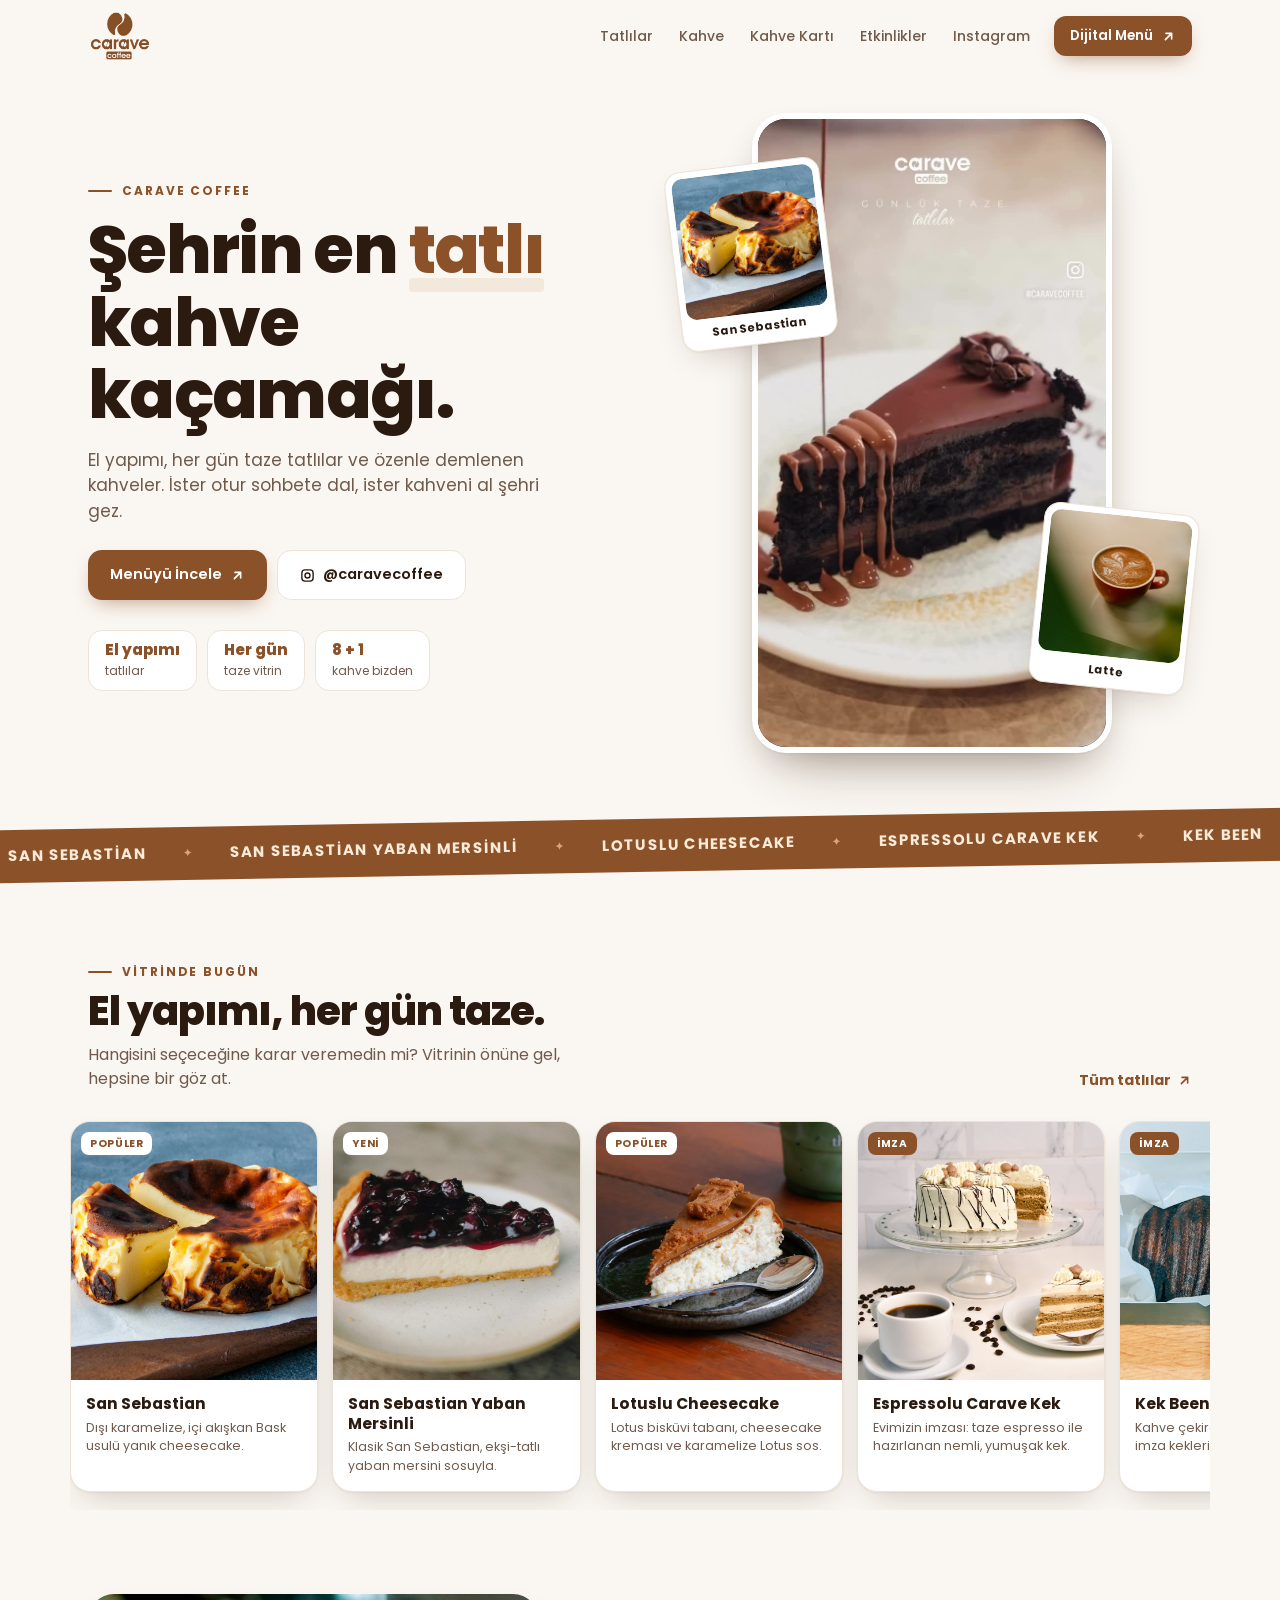
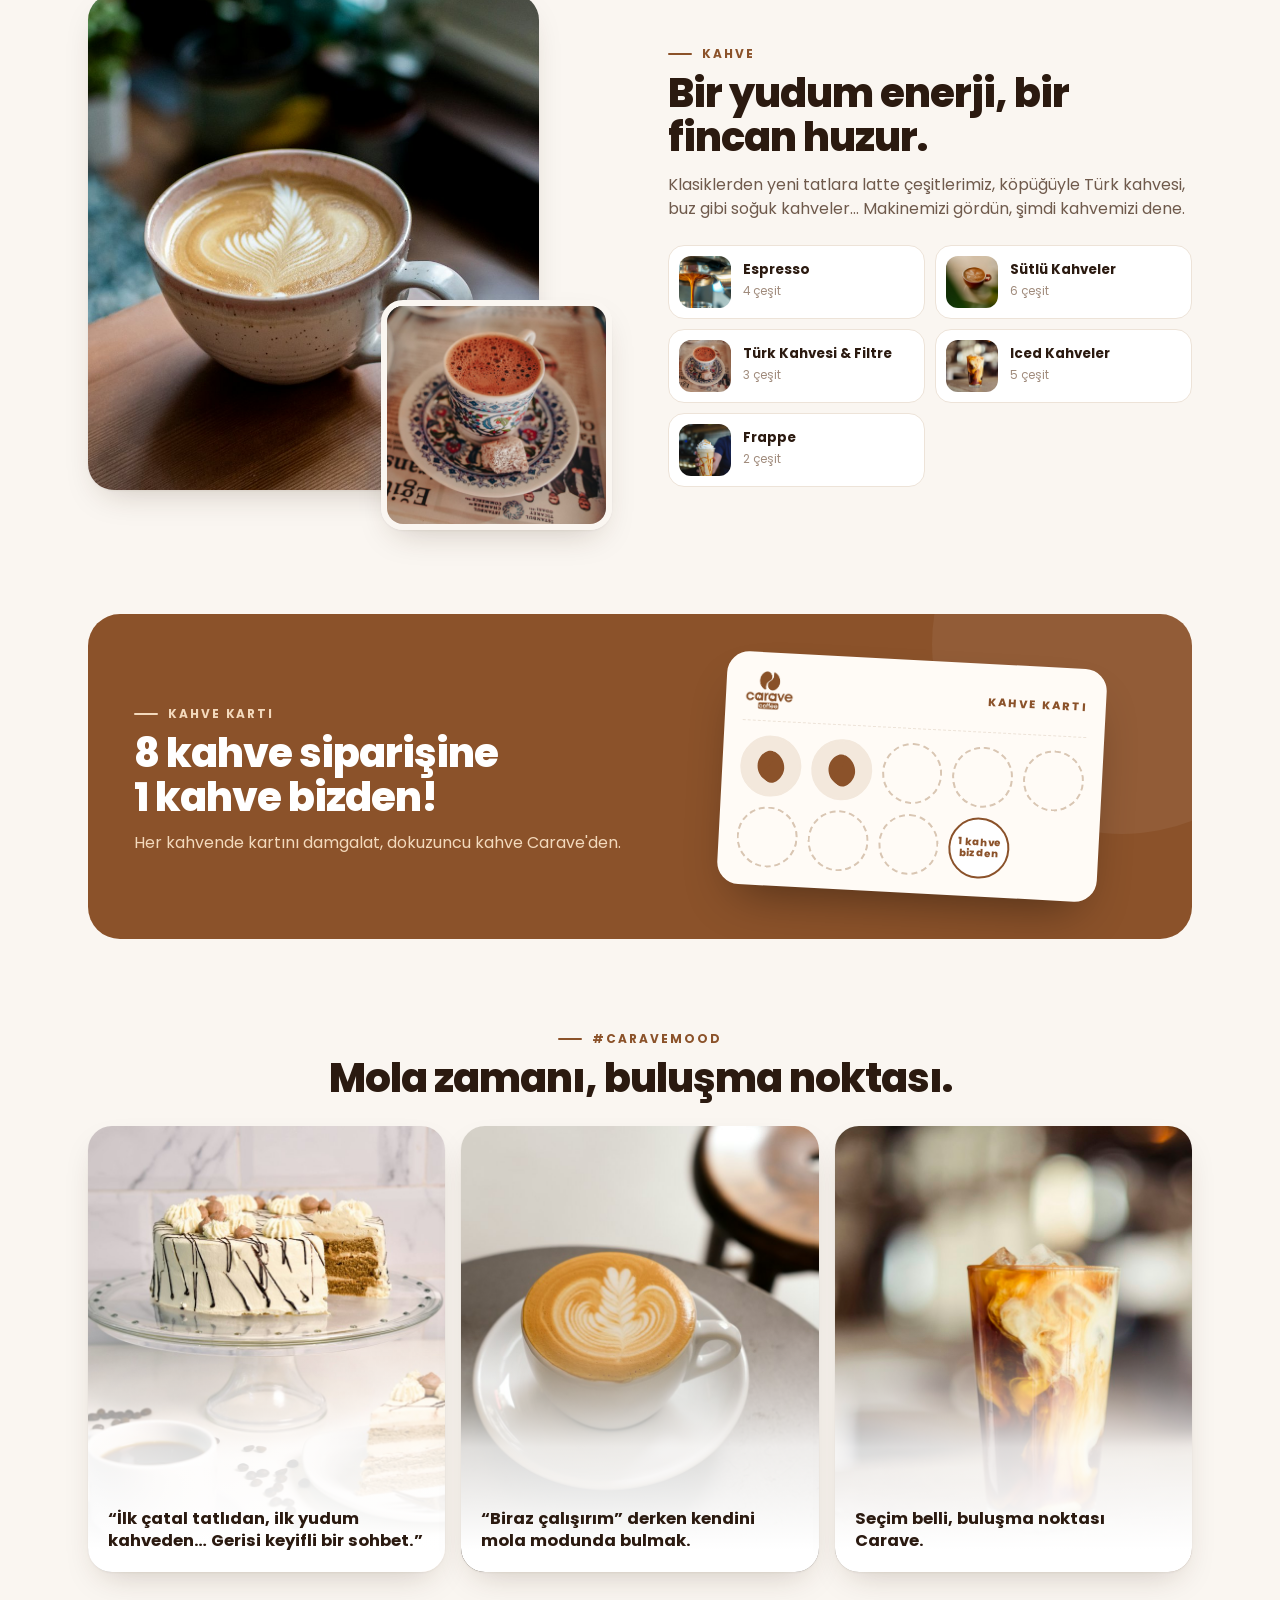
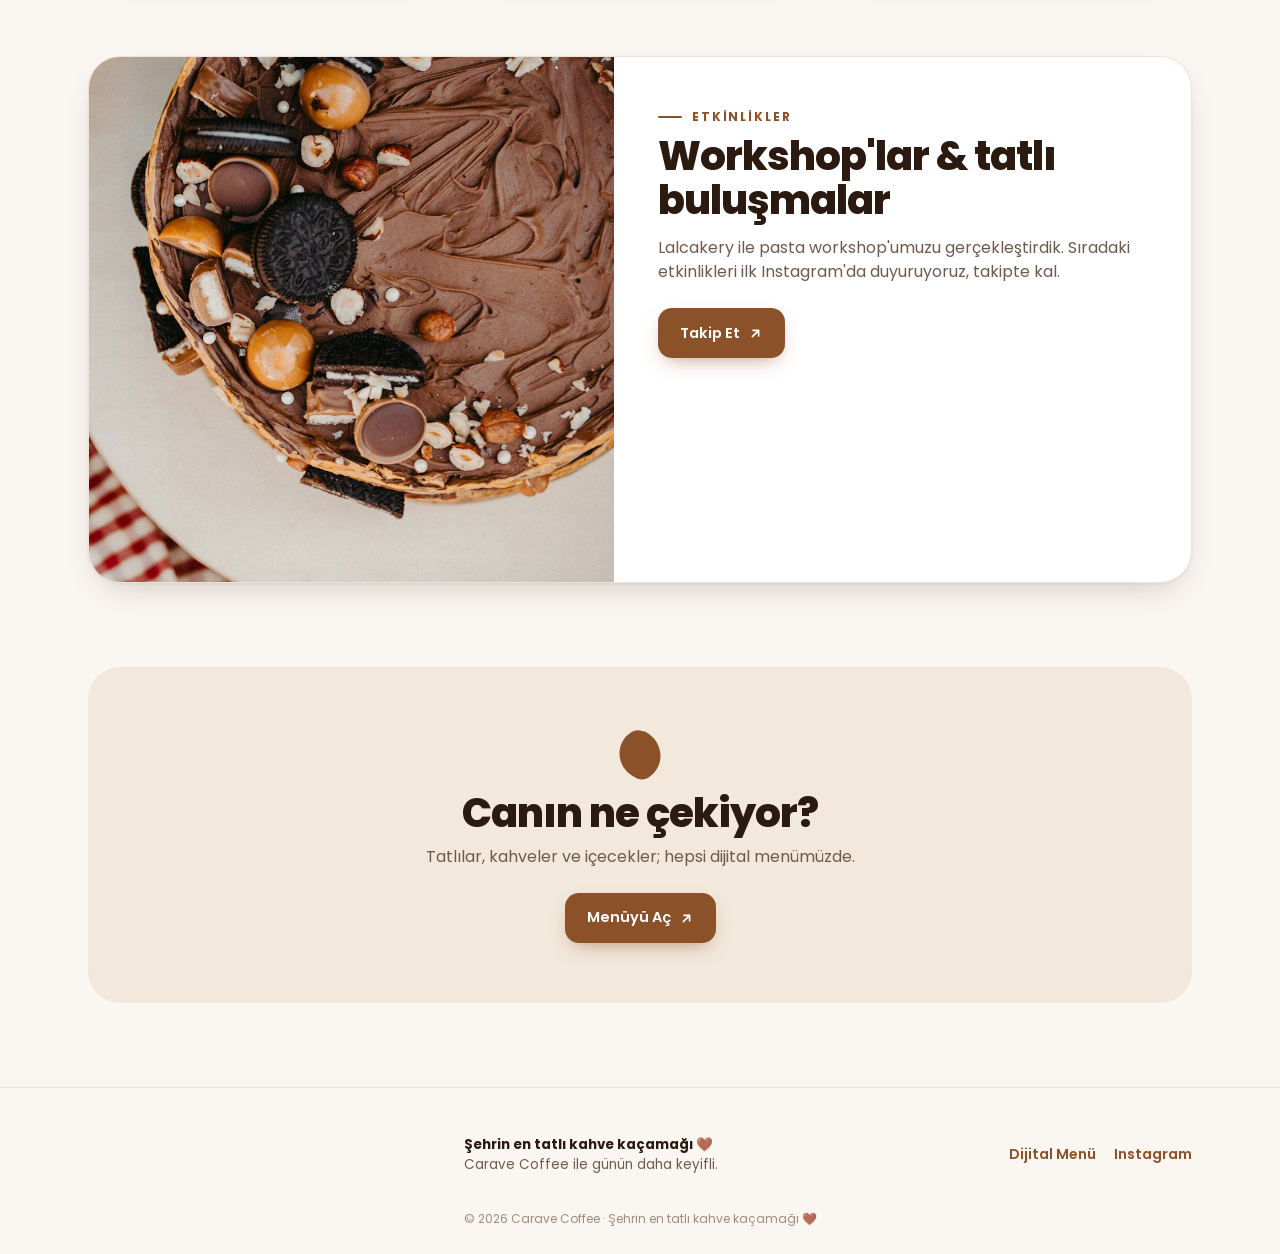
<file: index.html>
<!doctype html>
<html lang="tr">
<head>
  <meta charset="utf-8" />
  <meta name="viewport" content="width=device-width, initial-scale=1, viewport-fit=cover" />
  <title>Carave Coffee · Şehrin en tatlı kahve kaçamağı</title>
  <meta name="description" content="Carave Coffee — el yapımı, her gün taze tatlılar ve özenle hazırlanan kahveler. Şehrin en tatlı kahve kaçamağı." />
  <meta name="theme-color" content="#FAF6F1" />
  <meta property="og:title" content="Carave Coffee" />
  <meta property="og:description" content="Şehrin en tatlı kahve kaçamağı 🤎" />
  <meta property="og:image" content="assets/img/san-sebastian.jpg" />
  <link rel="icon" href="assets/logo.jpg" />
  <link rel="preconnect" href="https://fonts.googleapis.com" />
  <link rel="preconnect" href="https://fonts.gstatic.com" crossorigin />
  <link href="https://fonts.googleapis.com/css2?family=Poppins:wght@400;500;600;700;800&display=swap" rel="stylesheet" />
  <link rel="stylesheet" href="site.css" />
</head>
<body>

  <!-- NAV -->
  <header class="nav" id="nav">
    <div class="wrap nav-row">
      <a href="#top" class="logo" aria-label="Carave Coffee"><img src="assets/logo-tight.jpg" alt="Carave Coffee" /></a>
      <nav class="links" id="links">
        <a href="#tatlilar">Tatlılar</a>
        <a href="#kahve">Kahve</a>
        <a href="#kart">Kahve Kartı</a>
        <a href="#etkinlik">Etkinlikler</a>
        <a href="https://www.instagram.com/caravecoffee/" target="_blank" rel="noopener">Instagram</a>
      </nav>
      <a class="btn btn-sm" href="menu/">Dijital Menü <svg viewBox="0 0 24 24"><path d="M7 17 17 7M8 7h9v9"/></svg></a>
      <button class="burger" id="burger" aria-label="Menüyü aç"><span></span><span></span></button>
    </div>
  </header>

  <main id="top">
    <!-- HERO -->
    <section class="hero wrap">
      <div class="hero-txt">
        <span class="kicker">Carave Coffee</span>
        <h1>Şehrin en <span class="hl">tatlı</span> kahve kaçamağı.</h1>
        <p>El yapımı, her gün taze tatlılar ve özenle demlenen kahveler. İster otur sohbete dal, ister kahveni al şehri gez.</p>
        <div class="cta">
          <a class="btn" href="menu/">Menüyü İncele <svg viewBox="0 0 24 24"><path d="M7 17 17 7M8 7h9v9"/></svg></a>
          <a class="btn btn-ghost" href="https://www.instagram.com/caravecoffee/" target="_blank" rel="noopener">
            <svg viewBox="0 0 24 24"><rect x="3" y="3" width="18" height="18" rx="5"/><circle cx="12" cy="12" r="4"/></svg>@caravecoffee
          </a>
        </div>
        <ul class="facts">
          <li><b>El yapımı</b><span>tatlılar</span></li>
          <li><b>Her gün</b><span>taze vitrin</span></li>
          <li><b>8 + 1</b><span>kahve bizden</span></li>
        </ul>
      </div>

      <div class="hero-art">
        <div class="stage" id="stage">
          <video class="hero-video" src="assets/video/carave.mp4" poster="assets/video/carave-poster.jpg"
                 autoplay muted loop playsinline preload="metadata" aria-label="Carave'de günlük taze tatlılar"></video>
        </div>
        <figure class="chip-photo p1"><img src="assets/img/san-sebastian.jpg" alt="San Sebastian" /><figcaption>San Sebastian</figcaption></figure>
        <figure class="chip-photo p2"><img src="assets/img/latte.jpg" alt="Latte" /><figcaption>Latte</figcaption></figure>
      </div>
    </section>

    <!-- MARQUEE -->
    <div class="marquee" aria-hidden="true"><div class="track" id="marquee"></div></div>

    <!-- TATLILAR -->
    <section class="sec wrap" id="tatlilar">
      <div class="sec-head">
        <div>
          <span class="kicker">Vitrinde bugün</span>
          <h2>El yapımı, her gün taze.</h2>
          <p>Hangisini seçeceğine karar veremedin mi? Vitrinin önüne gel, hepsine bir göz at.</p>
        </div>
        <a class="link" href="menu/?menu=tatli">Tüm tatlılar <svg viewBox="0 0 24 24"><path d="M7 17 17 7M8 7h9v9"/></svg></a>
      </div>
      <div class="rail" id="dessertRail"></div>
    </section>

    <!-- KAHVE -->
    <section class="sec wrap split" id="kahve">
      <div class="split-img">
        <img src="assets/img/cappuccino.jpg" alt="Cappuccino" loading="lazy" />
        <img class="small" src="assets/img/sutlu-turk.jpg" alt="Türk kahvesi" loading="lazy" />
      </div>
      <div class="split-txt">
        <span class="kicker">Kahve</span>
        <h2>Bir yudum enerji, bir fincan huzur.</h2>
        <p>Klasiklerden yeni tatlara latte çeşitlerimiz, köpüğüyle Türk kahvesi, buz gibi soğuk kahveler… Makinemizi gördün, şimdi kahvemizi dene.</p>
        <div class="tiles" id="coffeeTiles"></div>
      </div>
    </section>

    <!-- KAHVE KARTI -->
    <section class="sec wrap" id="kart">
      <div class="card-band">
        <div class="band-txt">
          <span class="kicker light">Kahve Kartı</span>
          <h2>8 kahve siparişine<br/>1 kahve bizden!</h2>
          <p>Her kahvende kartını damgalat, dokuzuncu kahve Carave'den.</p>
        </div>
        <div class="stamp-card" id="stampCard" aria-label="8 damga, 1 hediye kahve">
          <div class="sc-top"><img src="assets/logo-tight.jpg" alt="" /><span>KAHVE KARTI</span></div>
          <div class="stamps" id="stamps"></div>
        </div>
      </div>
    </section>

    <!-- MOOD -->
    <section class="sec wrap" id="mood">
      <div class="sec-head center">
        <div>
          <span class="kicker">#CaraveMood</span>
          <h2>Mola zamanı, buluşma noktası.</h2>
        </div>
      </div>
      <div class="moods">
        <article class="mood reveal">
          <img src="assets/img/carave-kek.jpg" alt="" loading="lazy" />
          <blockquote>“İlk çatal tatlıdan, ilk yudum kahveden… Gerisi keyifli bir sohbet.”</blockquote>
        </article>
        <article class="mood reveal">
          <img src="assets/img/flat-white.jpg" alt="" loading="lazy" />
          <blockquote>“Biraz çalışırım” derken kendini mola modunda bulmak.</blockquote>
        </article>
        <article class="mood reveal">
          <img src="assets/img/iced-latte.jpg" alt="" loading="lazy" />
          <blockquote>Seçim belli, buluşma noktası Carave.</blockquote>
        </article>
      </div>
    </section>

    <!-- ETKİNLİK -->
    <section class="sec wrap" id="etkinlik">
      <div class="event">
        <img src="assets/img/mozaik.jpg" alt="" loading="lazy" />
        <div class="event-txt">
          <span class="kicker">Etkinlikler</span>
          <h2>Workshop'lar &amp; tatlı buluşmalar</h2>
          <p>Lalcakery ile pasta workshop'umuzu gerçekleştirdik. Sıradaki etkinlikleri ilk Instagram'da duyuruyoruz, takipte kal.</p>
          <a class="btn" href="https://www.instagram.com/caravecoffee/" target="_blank" rel="noopener">Takip Et <svg viewBox="0 0 24 24"><path d="M7 17 17 7M8 7h9v9"/></svg></a>
        </div>
      </div>
    </section>

    <!-- QR / MENÜ CTA -->
    <section class="sec wrap">
      <div class="final">
        <svg class="bean" viewBox="0 0 100 100" aria-hidden="true"><path d="M47 6c8 0 14 4 18 10 5 7 7 16 5 23-3 10-15 13-21 24-4 7-5 16-3 24 1 4-3 7-7 5C22 83 12 67 12 49 12 33 20 19 32 11c4-3 9-5 15-5z"/><path d="M60 9c-3-2-7 1-6 4 2 9 1 18-2 25-6 13-19 15-22 26-2 7 0 16 5 23 4 6 10 10 18 10 6 0 11-2 15-5 12-9 20-23 20-38 0-19-11-36-28-45z"/></svg>
        <h2>Canın ne çekiyor?</h2>
        <p>Tatlılar, kahveler ve içecekler; hepsi dijital menümüzde.</p>
        <a class="btn" href="menu/">Menüyü Aç <svg viewBox="0 0 24 24"><path d="M7 17 17 7M8 7h9v9"/></svg></a>
      </div>
    </section>
  </main>

  <footer class="foot">
    <div class="wrap foot-row">
      <img src="assets/logo-tight.jpg" alt="Carave Coffee" class="foot-logo" />
      <div class="foot-info" id="visit"></div>
      <div class="foot-links">
        <a href="menu/">Dijital Menü</a>
        <a href="https://www.instagram.com/caravecoffee/" target="_blank" rel="noopener">Instagram</a>
      </div>
    </div>
    <p class="copy">© <span id="year"></span> Carave Coffee · Şehrin en tatlı kahve kaçamağı 🤎</p>
  </footer>

  <a class="fab" id="fab" href="menu/" aria-label="Dijital menüyü aç">
    <svg viewBox="0 0 24 24"><path d="M4 9h13v5a6 6 0 0 1-6 6H10a6 6 0 0 1-6-6z"/><path d="M17 11h1.5a2.5 2.5 0 0 1 0 5H17"/><path d="M8 3c-1 1.5 1 2.5 0 4M12 3c-1 1.5 1 2.5 0 4"/></svg>
    Menüyü Aç
  </a>

  <script>window.CARAVE_BASE = "";</script>
  <script src="menu/menu-data.js"></script>
  <script src="site.js"></script>
</body>
</html>
</file>
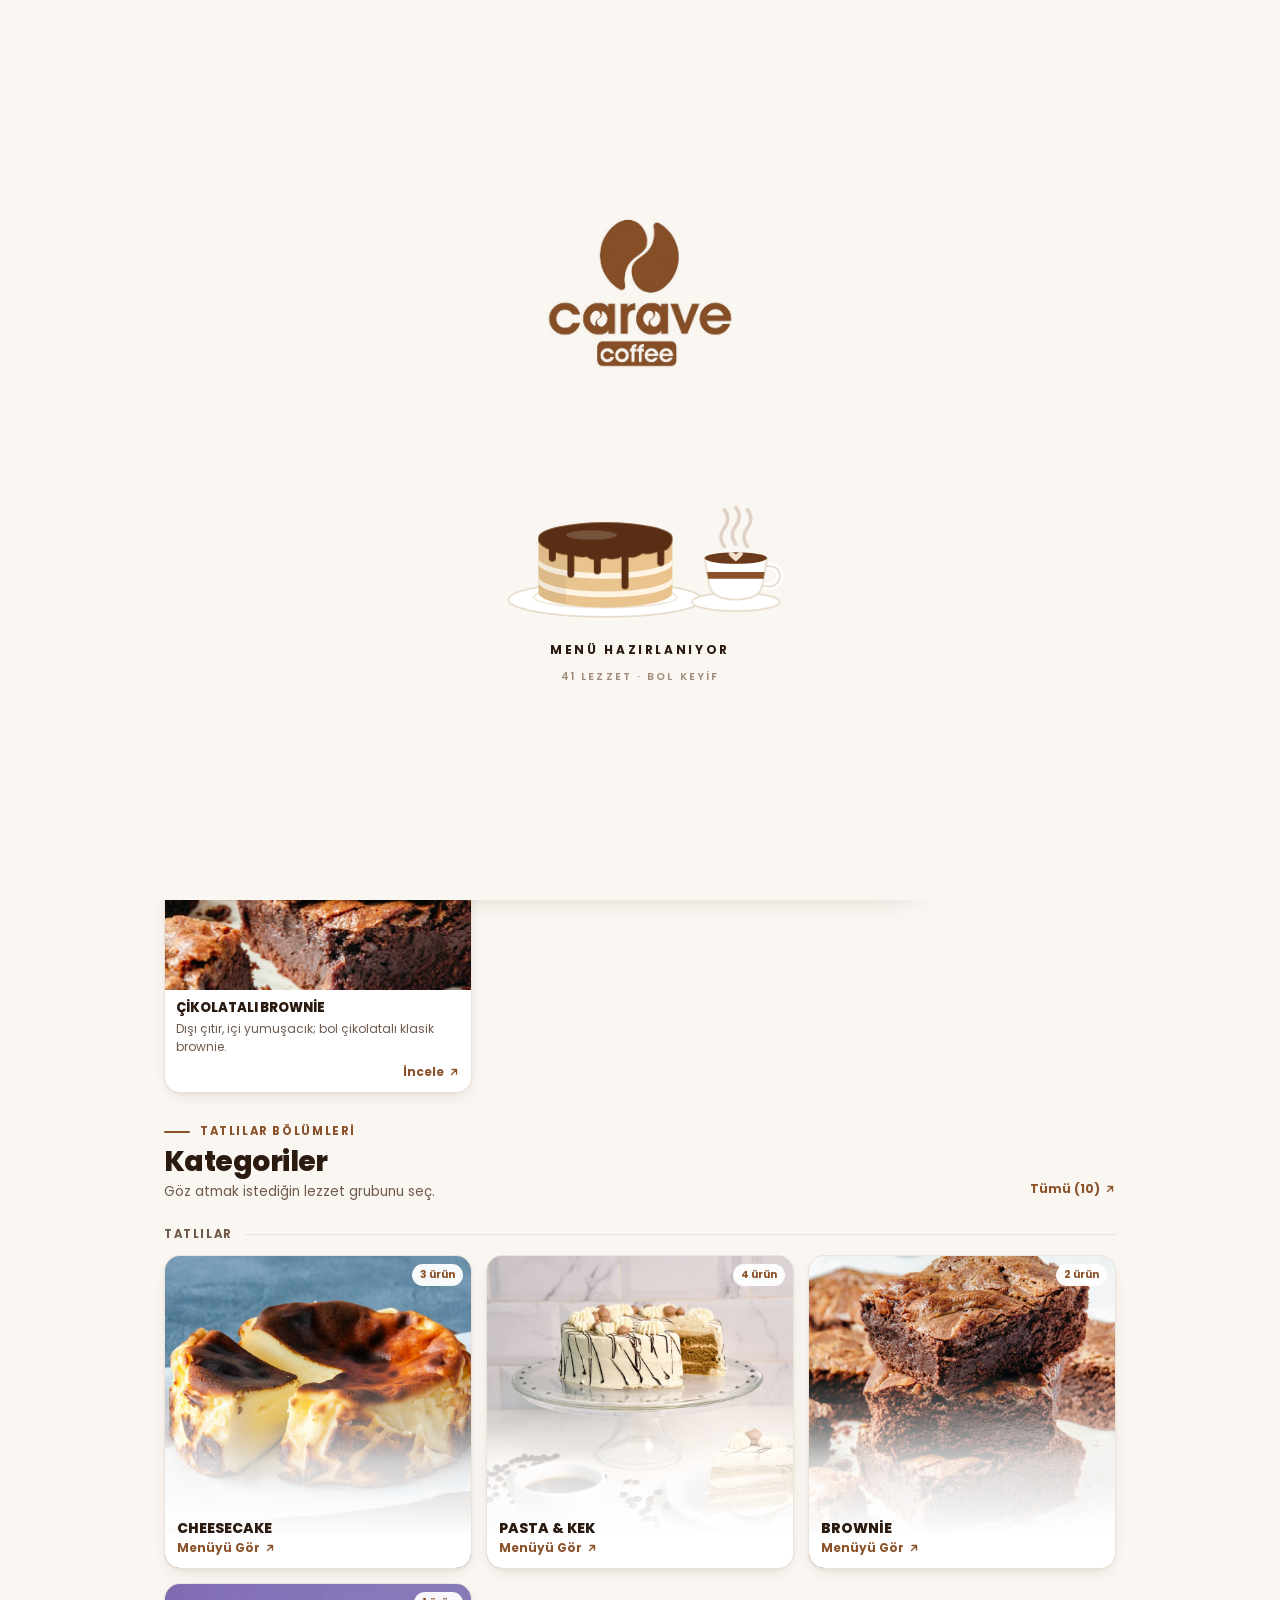
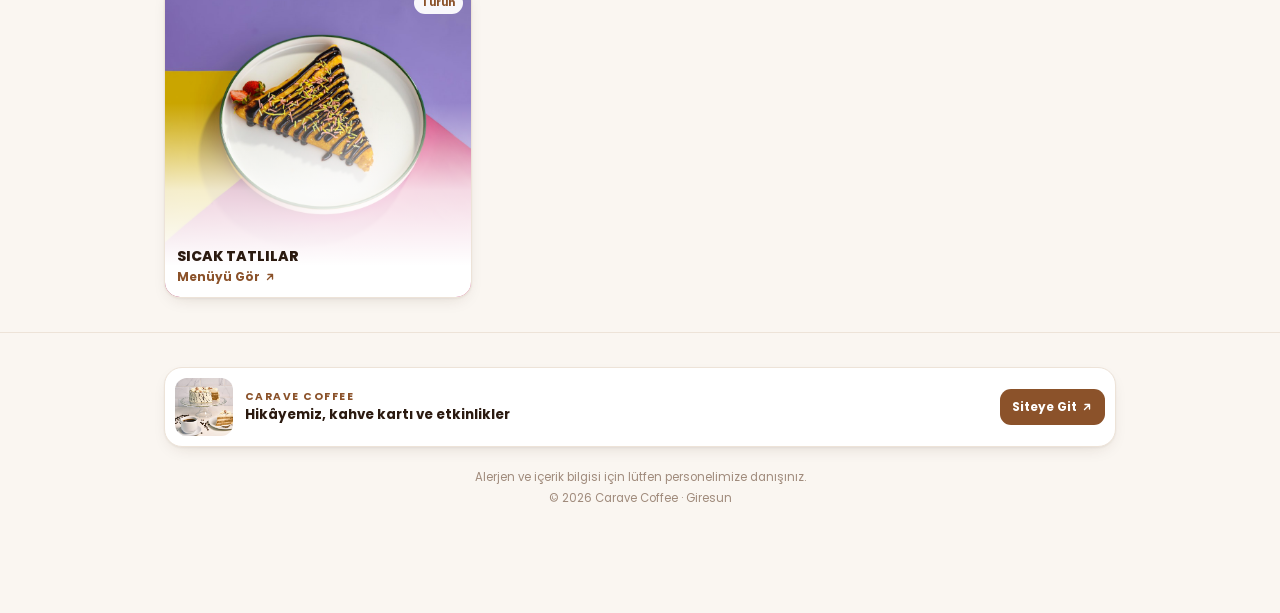
<file: menu/index.html>
<!doctype html>
<html lang="tr">
<head>
  <meta charset="utf-8" />
  <meta name="viewport" content="width=device-width, initial-scale=1, viewport-fit=cover" />
  <title>Carave Coffee · Menü</title>
  <meta name="description" content="Carave Coffee dijital menü." />
  <meta name="theme-color" content="#FAF6F1" />
  <link rel="icon" href="../assets/logo.jpg" />
  <link rel="preconnect" href="https://fonts.googleapis.com" />
  <link rel="preconnect" href="https://fonts.gstatic.com" crossorigin />
  <link href="https://fonts.googleapis.com/css2?family=Poppins:wght@400;500;600;700;800&display=swap" rel="stylesheet" />
  <link rel="stylesheet" href="styles.css" />
</head>
<body>

  <div id="loader" aria-hidden="true">
    <img class="loader-logo" src="../assets/logo-tight.jpg" alt="Carave Coffee" />
    <svg class="scene" viewBox="0 -14 260 182">
      <!-- tabak -->
      <ellipse cx="100" cy="146" rx="84" ry="15" fill="#fff" stroke="#E8DCCD" stroke-width="1.5"/>
      <ellipse cx="100" cy="144" rx="62" ry="9" fill="none" stroke="#F1E8DD" stroke-width="1.5"/>

      <!-- pasta gövdesi -->
      <path d="M42 92 V140 A58 13 0 0 0 158 140 V92 A58 13 0 0 1 42 92Z" fill="#E9C48E"/>
      <path d="M42 110 A58 13 0 0 0 158 110 V115 A58 13 0 0 1 42 115Z" fill="#FFF4E4"/>
      <path d="M42 126 A58 13 0 0 0 158 126 V131 A58 13 0 0 1 42 131Z" fill="#FFF4E4"/>
      <path d="M42 92 V140 A58 13 0 0 0 66 150 V102 A58 13 0 0 1 42 92Z" fill="#000" opacity=".05"/>
      <ellipse cx="100" cy="92" rx="58" ry="13" fill="#F2D6A8"/>

      <!-- çikolata kaplama + damlalar -->
      <g class="choco">
        <path class="coat" d="M42 92 A58 13 0 0 1 158 92 V96 Q154 106 148 103 Q140 108 132 106 Q124 112 116 108 Q108 113 100 110 Q90 114 84 109 Q76 110 70 107 Q60 108 54 103 Q46 102 42 96Z" fill="#5A2E14"/>
        <ellipse class="shine" cx="88" cy="90" rx="22" ry="4" fill="#fff" opacity=".18"/>
        <line class="drip d1" x1="70" y1="106" x2="70" y2="124" />
        <line class="drip d2" x1="117" y1="108" x2="117" y2="134" />
        <line class="drip d3" x1="148" y1="102" x2="148" y2="114" />
        <line class="drip d4" x1="93" y1="111" x2="93" y2="121" />
        <line class="drip d5" x1="54" y1="102" x2="54" y2="110" />
      </g>

      <!-- akan çikolata -->
      <line class="stream" x1="100" y1="-2" x2="100" y2="92" />
      <g class="splash">
        <circle cx="90" cy="88" r="2.2"/><circle cx="111" cy="86" r="1.8"/><circle cx="104" cy="83" r="1.4"/>
      </g>

      <!-- sos kabı -->
      <g class="jug">
        <path d="M70 -12 H96 L94 8 Q93 14 83 14 Q73 14 72 8Z" fill="#8B522A"/>
        <path d="M95 -10 L104 -6 L96 -2Z" fill="#8B522A"/>
        <path d="M71 -6 Q62 -4 64 4 Q66 9 72 6" fill="none" stroke="#8B522A" stroke-width="3"/>
        <rect x="70" y="-14" width="27" height="3" rx="1.5" fill="#6E3E1D"/>
      </g>

      <!-- kahve -->
      <ellipse cx="213" cy="148" rx="38" ry="8" fill="#fff" stroke="#E8DCCD" stroke-width="1.5"/>
      <path d="M239 117 Q252 116 251 127 Q249 137 236 134" fill="none" stroke="#fff" stroke-width="6"/>
      <path d="M239 117 Q252 116 251 127 Q249 137 236 134" fill="none" stroke="#E8DCCD" stroke-width="1.5"/>
      <path d="M186 110 H240 L236 134 Q233 146 213 146 Q193 146 190 134Z" fill="#fff" stroke="#E8DCCD" stroke-width="1.5"/>
      <path d="M188 122 H238 L237 128 H189Z" fill="#8B522A"/>
      <ellipse cx="213" cy="110" rx="27" ry="5" fill="#6B3A1A"/>
      <path d="M213 113 C208 109 205 106 208 105 C210 104 212 106 213 107 C214 106 216 104 218 105 C221 106 218 109 213 113Z" fill="#F3E2CB"/>
      <g class="steam">
        <path class="s1" d="M203 100 q-6 -8 0 -16 q6 -8 0 -16"/>
        <path class="s2" d="M213 98 q-6 -8 0 -16 q6 -8 0 -16"/>
        <path class="s3" d="M223 100 q-6 -8 0 -16 q6 -8 0 -16"/>
      </g>
    </svg>
    
    <b>MENÜ HAZIRLANIYOR</b>
    <small id="loaderCount">TATLI · KAHVE · KEYİF</small>
  </div>

  <header class="top">
    <div class="shell top-row">
      <a href="../" class="brand" aria-label="Carave Coffee ana sayfa"><img src="../assets/logo-tight.jpg" alt="Carave Coffee" /></a>
      <div class="top-actions">
        <a class="round" href="https://www.instagram.com/caravecoffee/" target="_blank" rel="noopener" aria-label="Instagram">
          <svg viewBox="0 0 24 24"><rect x="3" y="3" width="18" height="18" rx="5"/><circle cx="12" cy="12" r="4"/><circle cx="17.5" cy="6.5" r=".6" fill="currentColor"/></svg>
        </a>
        <a class="pill" href="../">
          <svg viewBox="0 0 24 24"><path d="M3 9.5 12 3l9 6.5V20a2 2 0 0 1-2 2H5a2 2 0 0 1-2-2V9.5z"/><path d="M9 22V12h6v10"/></svg>
          Web Sitesi
        </a>
      </div>
    </div>
  </header>

  <main class="menu" id="menu" data-view="categories">
    <div class="toolbar">
      <div class="shell">
        <nav class="kinds" id="kinds"></nav>
        <div class="search-row">
          <button type="button" class="back" id="back" aria-label="Kategorilere dön" hidden>
            <svg viewBox="0 0 24 24"><path d="M19 12H5M12 19l-7-7 7-7"/></svg>
            <span>Kategoriler</span>
          </button>
          <label class="search">
            <svg viewBox="0 0 24 24"><circle cx="11" cy="11" r="7"/><path d="m20 20-3.5-3.5"/></svg>
            <input id="q" type="search" autocomplete="off" />
          </label>
        </div>
      </div>
    </div>

    <div class="shell" id="view"></div>
  </main>

  <footer class="foot">
    <div class="shell">
      <a class="site-card" href="../">
        <img src="../assets/img/carave-kek.jpg" alt="" loading="lazy" />
        <span>
          <small>Carave Coffee</small>
          <b>Hikâyemiz, kahve kartı ve etkinlikler</b>
        </span>
        <i>Siteye Git <svg viewBox="0 0 24 24"><path d="M7 17 17 7M8 7h9v9"/></svg></i>
      </a>
      <p>Alerjen ve içerik bilgisi için lütfen personelimize danışınız.</p>
      <p>© <span id="year"></span> Carave Coffee · Giresun</p>
    </div>
  </footer>

  <aside class="promo" id="promo">
    <span class="promo-ic"><svg viewBox="0 0 24 24"><path d="M4 9h13v5a6 6 0 0 1-6 6H10a6 6 0 0 1-6-6z"/><path d="M17 11h1.5a2.5 2.5 0 0 1 0 5H17"/><path d="M8 3c-1 1.5 1 2.5 0 4M12 3c-1 1.5 1 2.5 0 4"/></svg></span>
    <div class="promo-txt">
      <b>8 kahveye 1 kahve bizden!</b>
      <small>Kahve kartını her siparişte damgalat</small>
    </div>
    <a class="promo-btn" href="../#kart" aria-label="Kahve kartı detayı"><span>Detay</span> <svg viewBox="0 0 24 24"><path d="m9 6 6 6-6 6"/></svg></a>
    <button class="promo-x" id="promoX" aria-label="Kapat"><svg viewBox="0 0 24 24"><path d="M6 6l12 12M18 6 6 18"/></svg></button>
  </aside>

  <div class="modal-bg" id="modalBg"></div>
  <div class="modal" id="modal" role="dialog" aria-modal="true" aria-labelledby="mName">
    <button class="modal-x" id="modalX" aria-label="Kapat"><svg viewBox="0 0 24 24"><path d="M6 6l12 12M18 6 6 18"/></svg></button>
    <figure class="modal-fig"><img id="mImg" alt="" /></figure>
    <div class="modal-body">
      <small id="mCat"></small>
      <h3 id="mName"></h3>
      <p id="mDesc"></p>
      <div class="modal-meta">
        <span id="mPair"></span>
        <strong id="mPrice"></strong>
      </div>
    </div>
  </div>

  <script>window.CARAVE_BASE = "../";</script>
  <script src="menu-data.js"></script>
  <script src="app.js"></script>
</body>
</html>
</file>
<file: site.css>
:root {
  --bg: #FAF6F1;
  --card: #FFFFFF;
  --line: #EDE3D8;
  --ink: #2B1A10;
  --ink-2: #6F5A4C;
  --muted: #A08B7C;
  --brand: #8B522A;
  --brand-d: #6E3E1D;
  --brand-soft: #F3E8DC;
  --choco: #5A2E14;
  --shadow: 0 1px 2px rgba(60,35,15,.05), 0 14px 34px -14px rgba(60,35,15,.25);
  color-scheme: light;
}
* { box-sizing: border-box; margin: 0; padding: 0; }
html { scroll-behavior: smooth; scroll-padding-top: 80px; -webkit-text-size-adjust: 100%; }
body { font-family: "Poppins", system-ui, sans-serif; background: var(--bg); color: var(--ink); -webkit-font-smoothing: antialiased; overflow-x: hidden; line-height: 1.5; }
a { color: inherit; text-decoration: none; }
img { display: block; max-width: 100%; }
button { font: inherit; color: inherit; background: none; border: 0; cursor: pointer; }
svg { display: block; }
.btn svg, .link svg { width: 15px; height: 15px; fill: none; stroke: currentColor; stroke-width: 2.6; stroke-linecap: round; stroke-linejoin: round; }

.wrap { width: 100%; max-width: 1140px; margin: 0 auto; padding: 0 18px; }

.kicker { display: inline-flex; align-items: center; gap: 10px; font-size: 12px; font-weight: 700; letter-spacing: .16em; text-transform: uppercase; color: var(--brand); }
.kicker::before { content: ""; width: 24px; height: 2px; border-radius: 2px; background: currentColor; }
.kicker.light { color: #F3D9BC; }
h1, h2 { letter-spacing: -.025em; line-height: 1.1; font-weight: 800; }
h2 { font-size: clamp(26px, 4.4vw, 40px); margin-top: 8px; }

.btn {
  display: inline-flex; align-items: center; gap: 8px; height: 50px; padding: 0 22px; border-radius: 14px;
  background: var(--brand); color: #fff; font-weight: 600; font-size: 14.5px;
  box-shadow: 0 8px 20px -8px rgba(139,82,42,.6); transition: transform .2s, background .2s;
}
.btn:hover { background: var(--brand-d); transform: translateY(-1px); }
.btn-ghost { background: var(--card); color: var(--ink); border: 1px solid var(--line); box-shadow: none; }
.btn-ghost:hover { background: var(--brand-soft); }
.btn-ghost svg { stroke-width: 2.2; }
.btn-sm { height: 40px; padding: 0 16px; font-size: 13.5px; border-radius: 12px; }

/* ---------- Nav ---------- */
.nav { position: sticky; top: 0; z-index: 50; background: rgba(250,246,241,.85); backdrop-filter: blur(14px); -webkit-backdrop-filter: blur(14px); border-bottom: 1px solid transparent; transition: border-color .25s; }
.nav.stuck { border-color: var(--line); }
.nav-row { display: flex; align-items: center; gap: 24px; height: 72px; }
.logo img { height: 50px; width: auto; mix-blend-mode: multiply; }
.links { display: flex; gap: 26px; margin-left: auto; font-size: 14px; font-weight: 500; color: var(--ink-2); }
.links a:hover { color: var(--brand); }
.burger { display: none; width: 42px; height: 42px; border-radius: 12px; border: 1px solid var(--line); background: var(--card); position: relative; }
.burger span { position: absolute; left: 12px; right: 12px; height: 2px; border-radius: 2px; background: var(--ink); transition: transform .25s, top .25s; }
.burger span:first-child { top: 16px; } .burger span:last-child { top: 23px; }
.nav.open .burger span:first-child { top: 20px; transform: rotate(45deg); }
.nav.open .burger span:last-child { top: 20px; transform: rotate(-45deg); }
@media (max-width: 820px) {
  .nav-row { gap: 10px; }
  .links { position: absolute; top: 72px; left: 0; right: 0; flex-direction: column; gap: 0; margin: 0; padding: 8px 18px 16px; background: var(--bg); border-bottom: 1px solid var(--line); opacity: 0; transform: translateY(-8px); pointer-events: none; transition: opacity .25s, transform .25s; }
  .links a { padding: 13px 0; border-bottom: 1px solid var(--line); font-size: 16px; color: var(--ink); }
  .links a:last-child { border: 0; }
  .nav.open .links { opacity: 1; transform: none; pointer-events: auto; }
  .btn-sm { margin-left: auto; }
  .burger { display: block; }
}

/* ---------- Hero ---------- */
.hero { display: grid; grid-template-columns: 1.05fr 1fr; gap: 40px; align-items: center; padding-top: 40px; padding-bottom: 56px; }
.hero h1 { font-size: clamp(38px, 6.4vw, 66px); margin-top: 14px; }
.hl { color: var(--brand); position: relative; white-space: nowrap; }
.hl::after { content: ""; position: absolute; left: 0; right: 0; bottom: .06em; height: .22em; background: var(--brand-soft); z-index: -1; border-radius: 4px; }
.hero-txt > p { font-size: 17px; color: var(--ink-2); margin-top: 16px; max-width: 480px; }
.cta { display: flex; flex-wrap: wrap; gap: 10px; margin-top: 26px; }
.facts { list-style: none; display: flex; gap: 10px; margin-top: 30px; flex-wrap: wrap; }
.facts li { padding: 10px 16px; border-radius: 14px; background: var(--card); border: 1px solid var(--line); line-height: 1.25; }
.facts b { display: block; font-size: 15px; font-weight: 800; color: var(--brand); }
.facts span { font-size: 12px; color: var(--ink-2); }

.hero-art { position: relative; }
.stage {
  position: relative; width: min(360px, 100%); margin: 0 auto; aspect-ratio: 9 / 16; border-radius: 34px; overflow: hidden;
  background: #2B1A10; border: 6px solid var(--card); box-shadow: var(--shadow), 0 30px 60px -30px rgba(60,35,15,.45);
}
.hero-video { position: absolute; inset: 0; width: 100%; height: 100%; object-fit: cover; display: block; }
.chip-photo { position: absolute; width: 30%; z-index: 2; background: var(--card); padding: 6px 6px 8px; border-radius: 16px; box-shadow: var(--shadow); border: 1px solid var(--line); animation: bob 6s ease-in-out infinite; }
.chip-photo img { aspect-ratio: 1; object-fit: cover; border-radius: 11px; width: 100%; }
.chip-photo figcaption { font-size: 11.5px; font-weight: 700; text-align: center; margin-top: 6px; white-space: nowrap; overflow: hidden; text-overflow: ellipsis; }
@media (max-width: 860px) { .chip-photo figcaption { font-size: 10px; } }
.p1 { left: 0; top: 8%; rotate: -7deg; }
.p2 { right: 0; bottom: 10%; rotate: 6deg; animation-delay: -3s; }
@keyframes bob { 50% { transform: translateY(-8px); } }

@media (max-width: 860px) {
  .hero { grid-template-columns: 1fr; padding-top: 22px; gap: 50px; }
  .hero-art { width: min(400px, 100%); margin: 0 auto; }
  .stage { width: min(300px, 74%); }
  .chip-photo { width: 28%; }
}

/* ---------- Scene ---------- */
.scene { width: 82%; height: auto; overflow: visible; stroke: none; }
.scene .jug { transform-box: view-box; transform-origin: 104px -6px; opacity: 0; animation: jug 2.4s ease-in-out both; }
@keyframes jug { 0% { opacity: 0; transform: translateY(-18px); } 12% { opacity: 1; transform: none; } 26%, 68% { opacity: 1; transform: rotate(38deg); } 84% { opacity: 1; transform: none; } 100% { opacity: 0; transform: translateY(-18px); } }
.scene .stream { stroke: var(--choco); stroke-width: 6; stroke-linecap: round; stroke-dasharray: 100; stroke-dashoffset: -100; animation: stream 2.4s ease-in both; }
@keyframes stream { 0%, 24% { stroke-dashoffset: 100; } 40%, 68% { stroke-dashoffset: 0; } 86%, 100% { stroke-dashoffset: -100; } }
.scene .coat { transform-box: fill-box; transform-origin: 50% 30%; animation: coat 2.4s cubic-bezier(.3,.7,.3,1) both; }
@keyframes coat { 0%, 36% { transform: scale(0); } 62% { transform: scale(1.03); } 72%, 100% { transform: scale(1); } }
.scene .shine { opacity: .18; animation: shine 2.4s ease both; }
@keyframes shine { 0%, 66% { opacity: 0; } }
.scene .drip { stroke: var(--choco); stroke-width: 6; stroke-linecap: round; stroke-dasharray: 30; animation: drip 1s ease-in both; }
.scene .d1 { animation-delay: 1.25s; } .scene .d2 { animation-delay: 1.4s; animation-duration: 1.3s; } .scene .d3 { animation-delay: 1.55s; } .scene .d4 { animation-delay: 1.5s; } .scene .d5 { animation-delay: 1.65s; }
@keyframes drip { from { stroke-dashoffset: 30; } }
.scene .splash { fill: var(--choco); opacity: 0; transform-box: fill-box; transform-origin: 50% 100%; animation: splash 2.4s ease-out both; }
@keyframes splash { 0%, 38% { opacity: 0; transform: scale(.3); } 46% { opacity: 1; transform: scale(1) translateY(-3px); } 62%, 100% { opacity: 0; } }
.scene .steam path { fill: none; stroke: #CDB8A5; stroke-width: 3; stroke-linecap: round; opacity: .6; animation: steam 2.2s ease-in-out infinite; }
.scene .steam .s2 { animation-delay: .5s; } .scene .steam .s3 { animation-delay: 1s; }
@keyframes steam { 0% { opacity: 0; transform: translateY(6px); } 45% { opacity: .9; } 100% { opacity: 0; transform: translateY(-10px); } }

/* ---------- Marquee ---------- */
.marquee { background: var(--brand); color: #FBEBD8; overflow: hidden; padding: 15px 0; rotate: -1deg; margin: 10px -10px 0; }
.track { display: flex; width: max-content; animation: marquee 38s linear infinite; }
.track span { font-size: 15px; font-weight: 700; letter-spacing: .08em; text-transform: uppercase; white-space: nowrap; padding: 0 18px; display: inline-flex; align-items: center; gap: 36px; }
.track span::after { content: "✦"; color: #D9A574; font-size: 12px; }
@keyframes marquee { to { transform: translateX(-50%); } }

/* ---------- Sections ---------- */
.sec { padding-top: 84px; }
.sec-head { display: flex; align-items: flex-end; justify-content: space-between; gap: 20px; margin-bottom: 26px; }
.sec-head p { color: var(--ink-2); margin-top: 10px; max-width: 520px; }
.sec-head.center { justify-content: center; text-align: center; }
.sec-head.center .kicker { justify-content: center; }
.link { display: inline-flex; align-items: center; gap: 6px; font-weight: 700; font-size: 14px; color: var(--brand); white-space: nowrap; }
@media (max-width: 640px) { .sec-head { flex-direction: column; align-items: flex-start; } .sec { padding-top: 64px; } }

/* rail */
.rail { display: grid; grid-auto-flow: column; grid-auto-columns: minmax(210px, 1fr); gap: 14px; overflow-x: auto; scroll-snap-type: x mandatory; padding: 4px 18px 18px; margin: 0 -18px; scrollbar-width: none; }
.rail::-webkit-scrollbar { display: none; }
@media (min-width: 1000px) { .rail { grid-auto-columns: calc((100% - 36px * 1) / 4.3); } }
.d-card { scroll-snap-align: start; background: var(--card); border: 1px solid var(--line); border-radius: 20px; overflow: hidden; box-shadow: var(--shadow); transition: transform .25s; }
.d-card:hover { transform: translateY(-4px); }
.d-card figure { position: relative; aspect-ratio: 1 / 1.05; overflow: hidden; }
.d-card img { width: 100%; height: 100%; object-fit: cover; transition: transform .5s; }
.d-card:hover img { transform: scale(1.05); }
.d-card .tag { position: absolute; top: 10px; left: 10px; padding: 4px 9px; border-radius: 8px; font-size: 10.5px; font-weight: 700; letter-spacing: .06em; text-transform: uppercase; background: #fff; color: var(--brand); }
.d-card .tag.imza { background: var(--brand); color: #fff; }
.d-card .body { padding: 14px 15px 16px; }
.d-card h3 { font-size: 15.5px; font-weight: 700; line-height: 1.25; }
.d-card p { font-size: 12.5px; color: var(--ink-2); margin-top: 5px; display: -webkit-box; -webkit-line-clamp: 2; -webkit-box-orient: vertical; overflow: hidden; }

/* split */
.split { display: grid; grid-template-columns: 1fr 1fr; gap: 56px; align-items: center; }
.split-img { position: relative; padding: 0 0 40px 0; }
.split-img img { border-radius: 26px; aspect-ratio: 4 / 4.4; object-fit: cover; width: 86%; box-shadow: var(--shadow); }
.split-img .small { position: absolute; right: 0; bottom: 0; width: 44%; aspect-ratio: 1; border: 6px solid var(--bg); border-radius: 22px; }
.split-txt p { color: var(--ink-2); margin-top: 14px; }
.tiles { display: grid; grid-template-columns: repeat(2, 1fr); gap: 10px; margin-top: 24px; }
.tile { display: flex; align-items: center; gap: 12px; padding: 10px; border-radius: 16px; background: var(--card); border: 1px solid var(--line); transition: border-color .2s, transform .2s; }
.tile:hover { border-color: var(--brand); transform: translateY(-2px); }
.tile img { width: 52px; height: 52px; border-radius: 12px; object-fit: cover; flex: 0 0 auto; }
.tile b { display: block; font-size: 13.5px; font-weight: 700; line-height: 1.2; }
.tile small { font-size: 11.5px; color: var(--muted); }
@media (max-width: 860px) { .split { grid-template-columns: 1fr; gap: 30px; } .split-img { max-width: 460px; } }

/* stamp card band */
.card-band { display: grid; grid-template-columns: 1.1fr 1fr; gap: 30px; align-items: center; padding: 46px; border-radius: 32px; background: var(--brand); color: #fff; position: relative; overflow: hidden; }
.card-band::before { content: ""; position: absolute; width: 380px; height: 380px; border-radius: 50%; background: rgba(255,255,255,.06); right: -120px; top: -160px; }
.card-band h2 { color: #fff; }
.card-band p { color: #F3D9BC; margin-top: 12px; }
.stamp-card { position: relative; background: #FFFBF6; color: var(--ink); border-radius: 22px; padding: 18px; box-shadow: 0 24px 50px -20px rgba(0,0,0,.45); rotate: 3deg; max-width: 380px; justify-self: center; width: 100%; }
.sc-top { display: flex; align-items: center; justify-content: space-between; border-bottom: 1px dashed var(--line); padding-bottom: 10px; margin-bottom: 14px; }
.sc-top img { height: 40px; width: auto; mix-blend-mode: multiply; }
.sc-top span { font-size: 11px; font-weight: 800; letter-spacing: .18em; color: var(--brand); }
.stamps { display: grid; grid-template-columns: repeat(5, 1fr); gap: 10px; }
.stamp { aspect-ratio: 1; border-radius: 50%; border: 2px dashed #D9C6B3; display: grid; place-items: center; }
.stamp svg { width: 62%; fill: var(--brand); opacity: 0; transform: scale(1.8) rotate(-30deg); transition: opacity .3s, transform .35s cubic-bezier(.3,1.6,.5,1); }
.stamp.on { border-style: solid; border-color: var(--brand-soft); background: var(--brand-soft); }
.stamp.on svg { opacity: 1; transform: none; }
.stamp.gift { border: 2px solid var(--brand); background: #fff; font-size: 10px; font-weight: 800; color: var(--brand); text-align: center; line-height: 1.1; }
.stamp.gift.on { background: var(--brand); color: #fff; }
@media (max-width: 860px) { .card-band { grid-template-columns: 1fr; padding: 32px 22px 40px; } }

/* moods */
.moods { display: grid; grid-template-columns: repeat(3, 1fr); gap: 16px; }
.mood { position: relative; border-radius: 24px; overflow: hidden; aspect-ratio: 4 / 5; box-shadow: var(--shadow); }
.mood img { width: 100%; height: 100%; object-fit: cover; }
.mood::after { content: ""; position: absolute; inset: 0; background: linear-gradient(to bottom, transparent 45%, rgba(255,255,255,.85) 72%, #fff 95%); }
.mood blockquote { position: absolute; left: 20px; right: 20px; bottom: 20px; z-index: 1; font-size: 16.5px; font-weight: 700; line-height: 1.35; color: var(--ink); }
@media (max-width: 820px) { .moods { grid-template-columns: 1fr; } .mood { aspect-ratio: 16 / 11; } }

/* event */
.event { display: grid; grid-template-columns: 1fr 1.1fr; background: var(--card); border: 1px solid var(--line); border-radius: 32px; overflow: hidden; box-shadow: var(--shadow); }
.event img { width: 100%; height: 100%; object-fit: cover; min-height: 260px; }
.event-txt { padding: 44px; }
.event-txt p { color: var(--ink-2); margin: 14px 0 24px; }
@media (max-width: 820px) { .event { grid-template-columns: 1fr; } .event img { aspect-ratio: 16/10; min-height: 0; } .event-txt { padding: 26px 22px 30px; } }

/* final */
.final { text-align: center; padding: 60px 20px; border-radius: 32px; background: var(--brand-soft); position: relative; overflow: hidden; }
.final .bean { width: 54px; margin: 0 auto 10px; fill: var(--brand); }
.final p { color: var(--ink-2); margin: 10px 0 24px; }

/* footer */
.foot { margin-top: 84px; border-top: 1px solid var(--line); padding: 34px 0 26px; }
.foot-row { display: flex; align-items: center; justify-content: space-between; gap: 20px; flex-wrap: wrap; }
.foot-logo { width: 84px; mix-blend-mode: multiply; }
.foot-info { font-size: 13.5px; color: var(--ink-2); }
.foot-info b { color: var(--ink); }
.foot-links { display: flex; gap: 18px; font-size: 14px; font-weight: 600; color: var(--brand); }
.copy { text-align: center; font-size: 12px; color: var(--muted); margin-top: 22px; }

/* sabit menü butonu */
.fab {
  position: fixed; left: 50%; bottom: calc(18px + env(safe-area-inset-bottom)); z-index: 60;
  display: inline-flex; align-items: center; gap: 9px; height: 54px; padding: 0 24px 0 20px; border-radius: 99px;
  background: var(--brand); color: #fff; font-weight: 700; font-size: 15px;
  box-shadow: 0 14px 30px -10px rgba(110, 62, 29, .7), 0 0 0 4px rgba(250, 246, 241, .9);
  transform: translate(-50%, 130%); opacity: 0; pointer-events: none; transition: transform .4s cubic-bezier(.2,.8,.2,1), opacity .3s, background .2s;
}
.fab svg { width: 20px; height: 20px; fill: none; stroke: currentColor; stroke-width: 2.2; stroke-linecap: round; stroke-linejoin: round; }
.fab.show { transform: translate(-50%, 0); opacity: 1; pointer-events: auto; }
.fab:hover { background: var(--brand-d); }

/* reveal */
.reveal { opacity: 0; transform: translateY(18px); transition: opacity .6s ease, transform .6s ease; }
.reveal.in { opacity: 1; transform: none; }

@media (prefers-reduced-motion: reduce) {
  *, *::before, *::after { animation: none !important; transition: none !important; }
  html { scroll-behavior: auto; }
  .reveal { opacity: 1; transform: none; }
}
</file>
<file: menu/styles.css>
:root {
  --bg: #FAF6F1;
  --card: #FFFFFF;
  --line: #EDE3D8;
  --ink: #2B1A10;
  --ink-2: #6F5A4C;
  --muted: #A08B7C;
  --brand: #8B522A;
  --brand-2: #A8683A;
  --brand-soft: #F3E8DC;
  --radius: 16px;
  --shadow: 0 1px 2px rgba(60, 35, 15, .05), 0 6px 18px -8px rgba(60, 35, 15, .18);
  color-scheme: light;
}

* { box-sizing: border-box; margin: 0; padding: 0; }
html { -webkit-text-size-adjust: 100%; -webkit-tap-highlight-color: transparent; }
a, button, input { touch-action: manipulation; }
body {
  font-family: "Poppins", system-ui, sans-serif;
  overscroll-behavior-y: none;
  background: var(--bg);
  color: var(--ink);
  -webkit-font-smoothing: antialiased;
  overflow-x: hidden;
  padding-bottom: calc(96px + env(safe-area-inset-bottom));
}
a { color: inherit; text-decoration: none; }
button { font: inherit; color: inherit; background: none; border: 0; cursor: pointer; }
img { display: block; max-width: 100%; }
svg { display: block; fill: none; stroke: currentColor; stroke-width: 2.2; stroke-linecap: round; stroke-linejoin: round; }

.shell { width: 100%; max-width: 980px; margin: 0 auto; padding: 0 14px; }

/* ---------- Loader ---------- */
#loader {
  position: fixed; inset: 0; z-index: 100; background: var(--bg);
  display: flex; flex-direction: column; align-items: center; justify-content: center; gap: 10px;
  transition: opacity .45s ease, visibility .45s;
}
#loader.done { opacity: 0; visibility: hidden; }
#loader .loader-logo { width: min(200px, 52vw); height: auto; mix-blend-mode: multiply; margin-bottom: 34px; animation: fadeUp .5s ease both; }
#loader b { font-size: 12px; font-weight: 700; letter-spacing: .22em; color: var(--ink); margin-top: 6px; animation: fadeUp .6s ease .3s both; }
#loader small { font-size: 10.5px; font-weight: 600; letter-spacing: .2em; color: var(--muted); animation: fadeUp .6s ease .45s both; }
@keyframes fadeUp { from { opacity: 0; transform: translateY(8px); } }

/* Açılış sahnesi: tatlıya çikolata dökülüyor, yanında kahve */
.scene { width: min(300px, 78vw); height: auto; overflow: visible; stroke: none; }
.scene .jug { transform-box: view-box; transform-origin: 104px -6px; opacity: 0; animation: jug 2.4s ease-in-out both; }
@keyframes jug {
  0%   { opacity: 0; transform: translateY(-18px) rotate(0); }
  12%  { opacity: 1; transform: translateY(0) rotate(0); }
  26%  { opacity: 1; transform: rotate(38deg); }
  68%  { opacity: 1; transform: rotate(38deg); }
  84%  { opacity: 1; transform: rotate(0); }
  100% { opacity: 0; transform: translateY(-18px) rotate(0); }
}
.scene .stream { stroke: #5A2E14; stroke-width: 6; stroke-linecap: round; stroke-dasharray: 100; stroke-dashoffset: -100; animation: stream 2.4s ease-in both; }
@keyframes stream {
  0%, 24% { stroke-dashoffset: 100; }
  40%, 68% { stroke-dashoffset: 0; }
  86%, 100% { stroke-dashoffset: -100; }
}
.scene .coat { transform-box: fill-box; transform-origin: 50% 30%; animation: coat 2.4s cubic-bezier(.3,.7,.3,1) both; }
@keyframes coat {
  0%, 36% { transform: scale(0); }
  62% { transform: scale(1.03); }
  72%, 100% { transform: scale(1); }
}
.scene .shine { animation: show 2.4s ease both; }
@keyframes show { 0%, 66% { opacity: 0; } 100% { opacity: .18; } }
.scene .drip { stroke: #5A2E14; stroke-width: 6; stroke-linecap: round; stroke-dasharray: 30; stroke-dashoffset: 0; animation: drip 1s ease-in both; }
.scene .d1 { animation-delay: 1.25s; } .scene .d2 { animation-delay: 1.4s; animation-duration: 1.3s; }
.scene .d3 { animation-delay: 1.55s; } .scene .d4 { animation-delay: 1.5s; } .scene .d5 { animation-delay: 1.65s; }
@keyframes drip { from { stroke-dashoffset: 30; } }
.scene .splash { fill: #5A2E14; opacity: 0; transform-box: fill-box; transform-origin: 50% 100%; animation: splash 2.4s ease-out both; }
@keyframes splash {
  0%, 38% { opacity: 0; transform: scale(.3); }
  46% { opacity: 1; transform: scale(1) translateY(-3px); }
  62%, 100% { opacity: 0; transform: scale(1.2) translateY(2px); }
}
.scene .steam path { fill: none; stroke: #CDB8A5; stroke-width: 3; stroke-linecap: round; opacity: .6; animation: steam 2.2s ease-in-out infinite; }
.scene .steam .s2 { animation-delay: .5s; } .scene .steam .s3 { animation-delay: 1s; }
@keyframes steam {
  0% { opacity: 0; transform: translateY(6px); }
  45% { opacity: .9; }
  100% { opacity: 0; transform: translateY(-10px); }
}

/* ---------- Header ---------- */
.top-row { display: flex; align-items: center; justify-content: space-between; height: 76px; }
.brand img { height: 62px; width: auto; mix-blend-mode: multiply; }
.top-actions { display: flex; gap: 8px; }
.round {
  width: 40px; height: 40px; border-radius: 50%; display: grid; place-items: center;
  background: var(--card); border: 1px solid var(--line); color: var(--ink);
  transition: background .2s, color .2s;
}
@media (hover: hover) { .round:hover { background: var(--brand); color: #fff; border-color: var(--brand); } }
.pill {
  display: inline-flex; align-items: center; gap: 7px; height: 40px; padding: 0 15px 0 12px; border-radius: 99px;
  background: var(--brand); color: #fff; font-size: 13px; font-weight: 600;
  box-shadow: 0 4px 12px -4px rgba(139, 82, 42, .55); transition: background .2s;
}
.pill:hover { background: #6E3E1D; }
.pill svg { width: 16px; height: 16px; }

.site-card {
  display: flex; align-items: center; gap: 12px; text-align: left; margin-bottom: 22px; padding: 10px;
  background: var(--card); border: 1px solid var(--line); border-radius: 18px; box-shadow: var(--shadow);
}
.site-card img { width: 58px; height: 58px; border-radius: 12px; object-fit: cover; flex: 0 0 auto; }
.site-card span { flex: 1; min-width: 0; line-height: 1.3; }
.site-card small { display: block; font-size: 10.5px; font-weight: 700; letter-spacing: .14em; text-transform: uppercase; color: var(--brand); }
.site-card b { display: block; font-size: 13.5px; color: var(--ink); margin-top: 2px; }
.site-card i { flex: 0 0 auto; display: inline-flex; align-items: center; gap: 4px; font-style: normal; font-size: 12px; font-weight: 700; color: #fff; background: var(--brand); padding: 9px 12px; border-radius: 11px; }
.site-card i svg { width: 12px; height: 12px; stroke-width: 2.8; }
.round svg { width: 18px; height: 18px; }

/* ---------- Toolbar ---------- */
.toolbar {
  position: sticky; top: 0; z-index: 20; background: rgba(250, 246, 241, .92);
  backdrop-filter: blur(12px); -webkit-backdrop-filter: blur(12px);
  padding: 8px 0 12px; border-bottom: 1px solid transparent; transition: border-color .2s;
}
.toolbar.stuck { border-color: var(--line); }
.kinds {
  display: grid; grid-auto-flow: column; grid-auto-columns: 1fr; gap: 4px;
  padding: 5px; border-radius: 16px; background: var(--card); border: 1px solid var(--line);
}
.kinds button {
  height: 44px; border-radius: 12px; font-size: 13.5px; font-weight: 600; color: var(--ink-2);
  transition: background .2s, color .2s;
}
.kinds button.active { background: var(--brand); color: #fff; font-weight: 700; box-shadow: 0 4px 12px -4px rgba(139, 82, 42, .55); }

.search-row { display: flex; gap: 8px; margin-top: 10px; }
.back {
  flex: 0 0 auto; display: inline-flex; align-items: center; gap: 6px; height: 48px; padding: 0 14px;
  border-radius: 14px; background: var(--brand); color: #fff; font-size: 13px; font-weight: 600;
}
.back svg { width: 16px; height: 16px; stroke-width: 2.6; }
.back[hidden] { display: none; }
.search { position: relative; flex: 1; min-width: 0; }
.search svg { position: absolute; left: 16px; top: 50%; translate: 0 -50%; width: 17px; height: 17px; color: var(--brand); stroke-width: 2.4; }
.search input {
  width: 100%; height: 48px; padding: 0 16px 0 44px; border-radius: 14px;
  border: 1px solid var(--line); background: var(--card); color: var(--ink);
  font: 500 16px "Poppins", sans-serif; outline: none; transition: border-color .2s; /* 16px: iOS odaklanınca yakınlaştırmasın */
}
.search input::placeholder { color: var(--muted); }
.search input:focus { border-color: var(--brand-2); }

/* ---------- Section heads ---------- */
.row-head { display: flex; align-items: center; justify-content: space-between; margin: 20px 0 10px; }
.label { font-size: 11.5px; font-weight: 700; letter-spacing: .14em; text-transform: uppercase; color: var(--brand); }
.row-head small { font-size: 12px; font-weight: 500; color: var(--ink-2); }

.kicker { display: flex; align-items: center; gap: 10px; margin-top: 30px; }
.kicker::before { content: ""; width: 26px; height: 2px; background: var(--brand); border-radius: 2px; }
.big { font-size: 28px; font-weight: 800; letter-spacing: -.02em; margin-top: 4px; line-height: 1.15; }
.lead { font-size: 13.5px; color: var(--ink-2); margin-top: 4px; }

.group {
  display: flex; align-items: center; gap: 12px; margin: 24px 0 12px;
  font-size: 11.5px; font-weight: 700; letter-spacing: .14em; text-transform: uppercase; color: var(--ink-2);
}
.group::after { content: ""; flex: 1; height: 1px; background: var(--line); }

.grid { display: grid; grid-template-columns: repeat(2, minmax(0, 1fr)); gap: 10px; }
@media (min-width: 720px) { .grid { grid-template-columns: repeat(3, minmax(0, 1fr)); gap: 14px; } }
@media (min-width: 940px) { .grid.products { grid-template-columns: repeat(4, minmax(0, 1fr)); } }

/* ---------- FAV cards ---------- */
.fav {
  display: flex; flex-direction: column; text-align: left; background: var(--card);
  border: 1px solid var(--line); border-radius: var(--radius); overflow: hidden; box-shadow: var(--shadow);
}
.fav figure { position: relative; aspect-ratio: 16 / 11; background: var(--brand-soft); }
.fav figure img { width: 100%; height: 100%; object-fit: cover; }
.badge {
  position: absolute; top: 8px; left: 8px; padding: 3px 7px; border-radius: 6px;
  background: var(--brand); color: #fff; font-size: 9.5px; font-weight: 700; letter-spacing: .06em;
}
.price-badge {
  position: absolute; right: 8px; bottom: 8px; padding: 4px 8px; border-radius: 8px;
  background: #fff; color: var(--brand); font-size: 12px; font-weight: 800; box-shadow: 0 2px 8px rgba(0,0,0,.12);
}
.fav .body { padding: 10px 11px 11px; display: flex; flex-direction: column; flex: 1; }
.fav h3 { font-size: 13px; font-weight: 800; text-transform: uppercase; line-height: 1.25; }
.fav p { font-size: 12px; color: var(--ink-2); margin-top: 4px; line-height: 1.45; display: -webkit-box; -webkit-line-clamp: 2; -webkit-box-orient: vertical; overflow: hidden; }
.more { margin-top: auto; padding-top: 8px; align-self: flex-end; display: inline-flex; align-items: center; gap: 4px; font-size: 12px; font-weight: 700; color: var(--brand); }
.more svg { width: 12px; height: 12px; stroke-width: 2.8; }

/* ---------- Category cards ---------- */
.cat {
  position: relative; display: block; width: 100%; text-align: left; aspect-ratio: 1 / 1.02; border-radius: var(--radius);
  overflow: hidden; background: var(--brand-soft); border: 1px solid var(--line); box-shadow: var(--shadow);
  transition: transform .2s ease;
}
.cat:active { transform: scale(.98); }
.cat img { position: absolute; inset: 0; width: 100%; height: 100%; object-fit: cover; transition: transform .5s ease; }
@media (hover: hover) { .cat:hover img { transform: scale(1.04); } }
.cat::after {
  content: ""; position: absolute; inset: 0;
  background: linear-gradient(to bottom, rgba(255,255,255,0) 38%, rgba(255,255,255,.8) 66%, #fff 90%);
}
.cat .txt { position: absolute; left: 12px; right: 12px; bottom: 11px; z-index: 1; display: flex; flex-direction: column; }
.cat h3 { font-size: 14px; font-weight: 800; text-transform: uppercase; line-height: 1.2; color: var(--ink); }
.cat .more { align-self: flex-start; padding-top: 3px; }
.cat .count { position: absolute; top: 8px; right: 8px; z-index: 1; padding: 3px 8px; border-radius: 99px; background: rgba(255,255,255,.94); font-size: 10.5px; font-weight: 700; color: var(--brand); }

/* ---------- Product cards ---------- */
.product {
  display: flex; flex-direction: column; text-align: left; background: var(--card);
  border: 1px solid var(--line); border-radius: var(--radius); overflow: hidden; box-shadow: var(--shadow);
  transition: transform .2s ease;
}
.product:active { transform: scale(.98); }
.product figure { position: relative; aspect-ratio: 1; background: var(--brand-soft); }
.product figure img { width: 100%; height: 100%; object-fit: cover; }
.product .num {
  position: absolute; top: 8px; left: 8px; padding: 3px 7px; border-radius: 6px;
  background: rgba(255,255,255,.94); font-size: 10px; font-weight: 700; color: var(--ink-2); letter-spacing: .04em;
}
.product .plus {
  position: absolute; right: 8px; bottom: 8px; width: 28px; height: 28px; border-radius: 9px;
  display: grid; place-items: center; background: var(--brand); color: #fff;
}
.product .plus svg { width: 14px; height: 14px; stroke-width: 2.8; }
.product .info { padding: 10px 11px 11px; display: flex; flex-direction: column; flex: 1; }
.product small { font-size: 10px; font-weight: 700; letter-spacing: .1em; text-transform: uppercase; color: var(--brand); }
.product h3 { font-size: 14px; font-weight: 700; line-height: 1.25; margin-top: 3px; }
.product p { font-size: 12px; color: var(--ink-2); line-height: 1.45; margin-top: 4px; display: -webkit-box; -webkit-line-clamp: 2; -webkit-box-orient: vertical; overflow: hidden; }
.meta { margin-top: auto; padding-top: 9px; display: flex; align-items: center; justify-content: space-between; gap: 6px; min-height: 30px; }
.meta strong { font-size: 15px; font-weight: 800; color: var(--brand); white-space: nowrap; }
.chip { display: inline-block; font-size: 9.5px; font-weight: 700; letter-spacing: .06em; text-transform: uppercase; padding: 3px 7px; border-radius: 6px; background: var(--brand-soft); color: var(--brand); }
.chip.imza { background: var(--brand); color: #fff; }

/* ---------- Empty ---------- */
.empty { text-align: center; padding: 50px 10px 20px; }
.empty img { width: 90px; margin: 0 auto 10px; mix-blend-mode: multiply; opacity: .5; }
.empty p { font-size: 14px; color: var(--ink-2); }
.empty button { margin-top: 14px; height: 44px; padding: 0 18px; border-radius: 12px; background: var(--brand); color: #fff; font-size: 13px; font-weight: 600; }

/* ---------- Reveal ---------- */
.reveal { opacity: 0; transform: translateY(12px); transition: opacity .45s ease, transform .45s ease; }
.reveal.in { opacity: 1; transform: none; }

/* ---------- Footer ---------- */
.foot { text-align: center; padding: 34px 0 10px; margin-top: 34px; border-top: 1px solid var(--line); }
.foot p { font-size: 11.5px; color: var(--muted); margin-top: 4px; }

/* ---------- Promo ---------- */
.promo {
  position: fixed; left: 50%; bottom: calc(12px + env(safe-area-inset-bottom)); z-index: 30;
  width: calc(100% - 20px); max-width: 560px; translate: -50% 0;
  display: flex; align-items: center; gap: 10px; padding: 9px 9px 9px 10px;
  background: var(--card); border: 1px solid var(--line); border-radius: 18px;
  box-shadow: 0 10px 30px -8px rgba(60, 35, 15, .28);
  transition: transform .35s ease, opacity .35s;
}
.promo.hide { transform: translateY(140%); opacity: 0; pointer-events: none; }
.promo-ic { flex: 0 0 auto; width: 36px; height: 36px; border-radius: 11px; display: grid; place-items: center; background: var(--brand-soft); color: var(--brand); }
.promo-ic svg { width: 18px; height: 18px; }
.promo-txt { flex: 1; min-width: 0; line-height: 1.25; }
.promo-txt b { display: block; font-size: 13px; font-weight: 700; white-space: nowrap; overflow: hidden; text-overflow: ellipsis; }
.promo-txt small { display: block; font-size: 10.5px; color: var(--ink-2); white-space: nowrap; overflow: hidden; text-overflow: ellipsis; }
.promo-btn { flex: 0 0 auto; display: inline-flex; align-items: center; gap: 2px; height: 36px; padding: 0 10px 0 13px; border-radius: 11px; background: var(--brand); color: #fff; font-size: 12px; font-weight: 700; }
.promo-btn svg { width: 14px; height: 14px; stroke-width: 2.8; }
.promo-x { flex: 0 0 auto; width: 28px; height: 28px; border-radius: 50%; display: grid; place-items: center; background: var(--bg); color: var(--ink-2); }
.promo-x svg { width: 13px; height: 13px; stroke-width: 2.6; }

/* ---------- Modal ---------- */
.modal-bg { position: fixed; inset: 0; z-index: 40; background: rgba(43, 26, 16, .4); opacity: 0; visibility: hidden; transition: opacity .3s, visibility .3s; }
.modal {
  position: fixed; left: 0; right: 0; bottom: 0; z-index: 41; margin: 0 auto; max-width: 520px; max-height: 92vh; overflow-y: auto;
  background: var(--card); border-radius: 24px 24px 0 0; transform: translateY(105%); transition: transform .4s cubic-bezier(.2,.8,.2,1);
  padding-bottom: env(safe-area-inset-bottom); overscroll-behavior: contain;
}
.modal.open { transform: none; }
.modal-bg.open { opacity: 1; visibility: visible; }
.modal-fig { aspect-ratio: 4 / 3; background: var(--brand-soft); }
.modal-fig img { width: 100%; height: 100%; object-fit: cover; }
.modal-x { position: absolute; top: 12px; right: 12px; z-index: 2; width: 38px; height: 38px; border-radius: 50%; display: grid; place-items: center; background: #fff; box-shadow: var(--shadow); }
.modal-x svg { width: 16px; height: 16px; stroke-width: 2.6; }
.modal-body { padding: 18px 18px 26px; }
.modal-body small { font-size: 10.5px; font-weight: 700; letter-spacing: .14em; text-transform: uppercase; color: var(--brand); }
.modal-body h3 { font-size: 22px; font-weight: 800; line-height: 1.2; margin-top: 4px; }
.modal-body p { font-size: 14px; color: var(--ink-2); margin-top: 8px; line-height: 1.55; }
.modal-meta { display: flex; align-items: center; justify-content: space-between; gap: 12px; margin-top: 18px; padding-top: 14px; border-top: 1px solid var(--line); }
.modal-meta span { font-size: 12.5px; color: var(--ink-2); }
.modal-meta span b { color: var(--ink); }
.modal-meta strong { font-size: 22px; font-weight: 800; color: var(--brand); }

@media (min-width: 640px) {
  .modal { top: 50%; bottom: auto; border-radius: 24px; transform: translateY(-46%) scale(.97); opacity: 0; pointer-events: none; transition: transform .3s ease, opacity .3s; }
  .modal.open { transform: translateY(-50%); opacity: 1; pointer-events: auto; }
}
@media (prefers-reduced-motion: reduce) {
  *, *::before, *::after { animation: none !important; transition: none !important; }
  .reveal { opacity: 1; transform: none; }
}

/* ---------- Dar telefonlar ---------- */
@media (max-width: 380px) {
  .shell { padding: 0 12px; }
  .grid { gap: 8px; }
  .kinds button { font-size: 13px; }
  .pill { padding: 0 12px 0 10px; font-size: 12.5px; }
  .big { font-size: 25px; }
  .promo-txt small { display: none; }
  .promo-txt b { font-size: 12.5px; }
  .promo { gap: 8px; }
  .promo-btn { padding: 0 11px; }
  .promo-btn span { display: none; }
  .site-card b { font-size: 12.5px; }
  .site-card i { padding: 9px 10px; }
}

@media (max-width: 430px) {
  .back span { display: none; }   /* telefonda sadece ok: arama kutusu geniş kalsın */
  .back { padding: 0 15px; }
}
</file>
